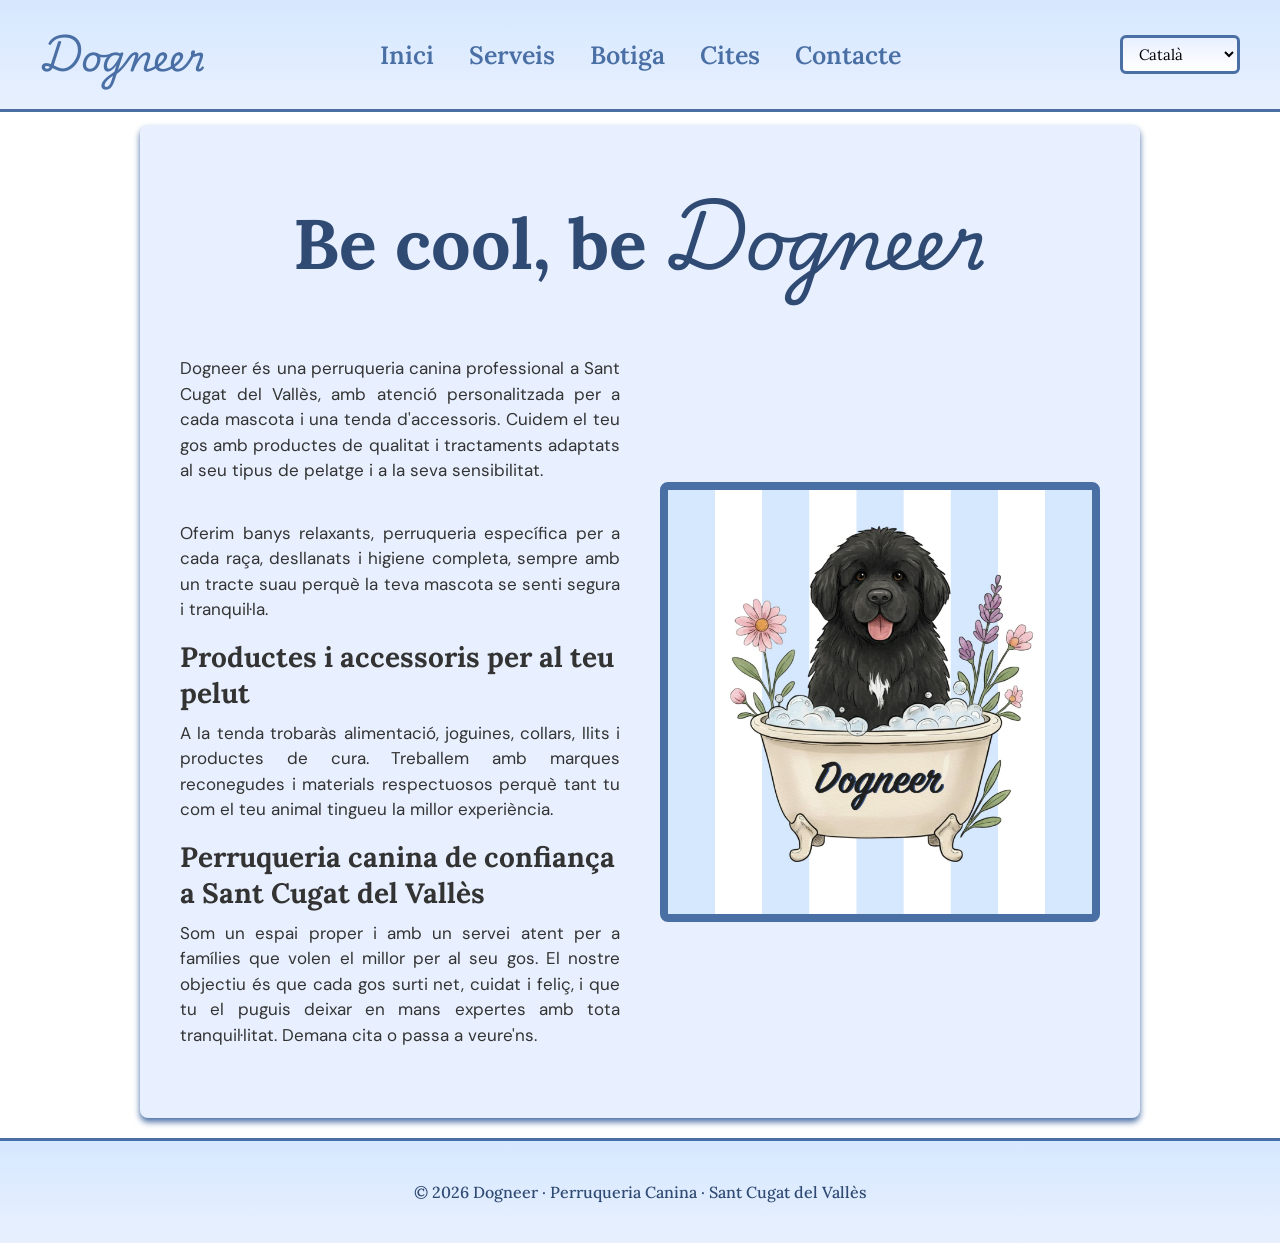
<file: index.html>
<!DOCTYPE html>
<html lang="ca">

<head>
    <meta charset="UTF-8">
    <meta name="viewport" content="width=device-width, initial-scale=1.0">

    <title>Perruqueria Canina – Dogneer</title>
    <meta name="description" content="Dogneer és una perruqueria canina professional a Sant Cugat del Vallès amb atenció personalitzada i tenda d'accessoris per a gossos.">

    <link rel="preconnect" href="https://fonts.googleapis.com">
    <link rel="preconnect" href="https://fonts.gstatic.com" crossorigin>
    <link href="https://fonts.googleapis.com/css2?family=DM+Sans:wght@400;500;700&family=Lora:wght@500;600&family=Playwrite+US+Trad&display=swap" rel="stylesheet">

    <link rel="stylesheet" href="estils.css">
</head>

<body>
    <!-- CONTENIDOR SUPERIOR FIXAT: LOGO i MENÚ DE NAVEGACIÓ -->
    <header class="header">
        <div class="contenidor-header">
            <div class="nomNegoci">
                <h1><a href="index.html">Dogneer</a></h1>
            </div>

            <nav class="menu" aria-label="Menú principal">
                <a href="index.html">Inici</a>
                <a href="serveis.html">Serveis</a>
                <a href="botiga.html">Botiga</a>
                <a href="cites.html">Cites</a>
                <a href="contacte.html">Contacte</a>
            </nav>

            <select class="idioma-select" aria-label="Idioma" onchange="location.href = this.value">
                <option value="index.html" selected>Català</option>
            </select>
        </div>
    </header>

    <!-- CONTENIDOR MAIN -->
    <main>
        <section class="contingut-portada">
            <div class="titol-portada">
                <h1>Be cool, be <span class="nomNegoci">Dogneer</span></h1>
            </div>
        </section>

        <section class="intro-logo-contenidor">
            <div class="intro-text">
                <p>
                    Dogneer és una perruqueria canina professional a Sant Cugat del Vallès, amb atenció personalitzada
                    per a cada mascota i una tenda d'accessoris. Cuidem el teu gos amb productes de qualitat i
                    tractaments
                    adaptats al seu tipus de pelatge i a la seva sensibilitat.
                </p>
                <br>
                <p>
                    Oferim banys relaxants, perruqueria específica per a cada raça, desllanats i higiene completa,
                    sempre
                    amb un tracte suau perquè la teva mascota se senti segura i tranquil·la.
                </p>

                <h2>Productes i accessoris per al teu pelut</h2>
                <p>
                    A la tenda trobaràs alimentació, joguines, collars, llits i productes de cura. Treballem amb marques
                    reconegudes i materials respectuosos perquè tant tu com el teu animal tingueu la millor experiència.
                </p>

                <h2>Perruqueria canina de confiança a Sant Cugat del Vallès</h2>
                <p>
                    Som un espai proper i amb un servei atent per a famílies que volen el millor per al seu gos. El
                    nostre
                    objectiu és que cada gos surti net, cuidat i feliç, i que tu el puguis deixar en mans expertes amb
                    tota
                    tranquil·litat. Demana cita o passa a veure'ns.
                </p>
            </div>

            <div class="logo-caixa">
                <img src="img/logo_dogneer.png" alt="Logo de Dogneer">
            </div>
        </section>
    </main>

    <!-- FOOTER -->
    <footer class="footer">
        <p>© 2026 Dogneer · Perruqueria Canina · Sant Cugat del Vallès</p>
    </footer>

</body>

</html>
</file>
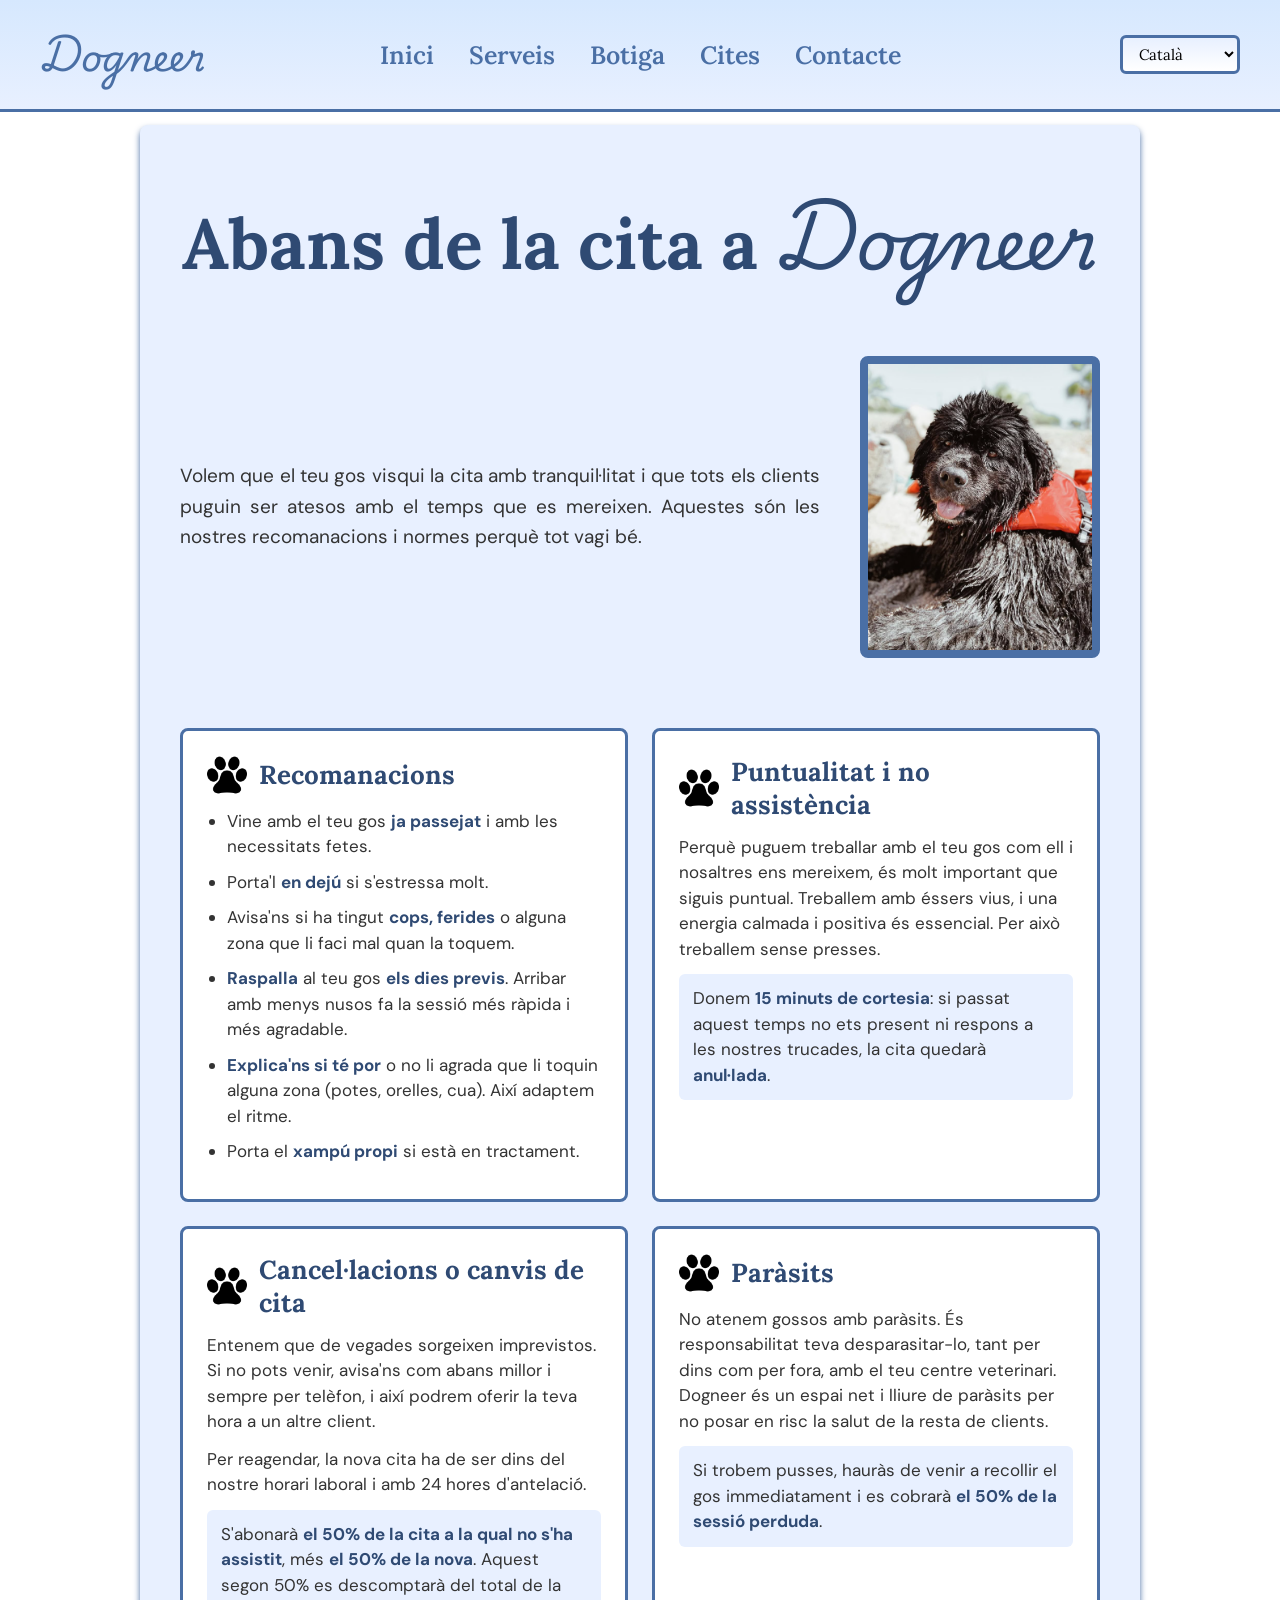
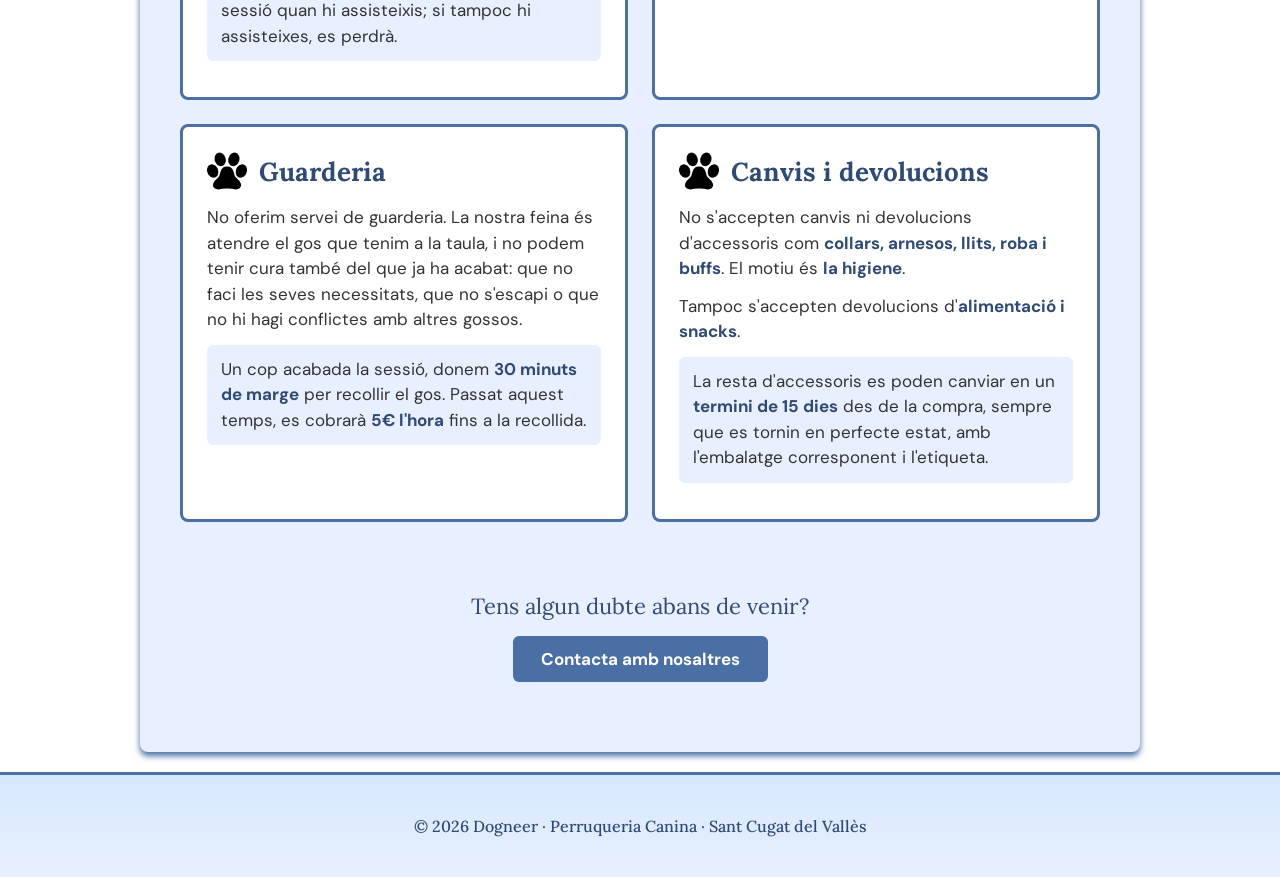
<file: cites.html>
<!DOCTYPE html>
<html lang="ca">

<head>
    <meta charset="UTF-8">
    <meta name="viewport" content="width=device-width, initial-scale=1.0">

    <title>Abans de la cita – Dogneer</title>
    <meta name="description" content="Recomanacions i normes abans de venir a Dogneer: puntualitat, cancelacions, paràsits, recollida i devolucions.">

    <link rel="preconnect" href="https://fonts.googleapis.com">
    <link rel="preconnect" href="https://fonts.gstatic.com" crossorigin>
    <link href="https://fonts.googleapis.com/css2?family=DM+Sans:wght@400;500;700&family=Lora:wght@500;600&family=Playwrite+US+Trad&display=swap" rel="stylesheet">

    <link rel="stylesheet" href="estils.css">
</head>

<body>
    <!-- CONTENIDOR SUPERIOR FIXAT: LOGO i MENÚ DE NAVEGACIÓ -->
    <header class="header">
        <div class="contenidor-header">
            <div class="nomNegoci">
                <h1><a href="index.html">Dogneer</a></h1>
            </div>

            <nav class="menu" aria-label="Menú principal">
                <a href="index.html">Inici</a>
                <a href="serveis.html">Serveis</a>
                <a href="botiga.html">Botiga</a>
                <a href="cites.html">Cites</a>
                <a href="contacte.html">Contacte</a>
            </nav>

            <select class="idioma-select" aria-label="Idioma" onchange="location.href = this.value">
                <option value="cites.html" selected>Català</option>
            </select>
        </div>
    </header>

    <!-- CONTENIDOR MAIN -->
    <main>
        <section class="contingut-portada">
            <div class="titol-portada">
                <h1>Abans de la cita a <span class="nomNegoci">Dogneer</span></h1>
            </div>
        </section>

        <!-- Introducció + imatge gos -->
        <section class="cites-intro">
            <p>
                Volem que el teu gos visqui la cita amb tranquil·litat i que tots els clients puguin ser atesos amb
                el temps que es mereixen. Aquestes són les nostres recomanacions i normes perquè tot vagi bé.
            </p>
            <img src="img/gos_cites.png" alt="Gos a la platja ple de sorra">
        </section>

        <!-- Targetes d'informació -->
        <section class="cites-llista">

            <article class="cita-targeta">
                <div class="cita-capcalera">
                    <img src="img/petjada.png" alt="icona d'una petjada de gos">
                    <h2>Recomanacions</h2>
                </div>
                <ul>
                    <li>Vine amb el teu gos <strong>ja passejat</strong> i amb les necessitats fetes.</li>
                    <li>Porta'l <strong>en dejú</strong> si s'estressa molt.</li>
                    <li>Avisa'ns si ha tingut <strong>cops, ferides</strong> o alguna zona que li faci mal quan la
                        toquem.</li>
                    <li><strong>Raspalla</strong> al teu gos <strong>els dies previs</strong>. Arribar amb menys nusos
                        fa la sessió més ràpida i més agradable.</li>
                    <li><strong>Explica'ns si té por</strong> o no li agrada que li toquin alguna zona (potes, orelles,
                        cua). Així adaptem el ritme.</li>
                    <li>Porta el <strong>xampú propi</strong> si està en tractament.</li>
                </ul>
            </article>

            <article class="cita-targeta">
                <div class="cita-capcalera">
                    <img src="img/petjada.png" alt="icona d'una petjada de gos">
                    <h2>Puntualitat i no assistència</h2>
                </div>
                <p>
                    Perquè puguem treballar amb el teu gos com ell i nosaltres ens mereixem, és molt important que
                    siguis puntual. Treballem amb éssers vius, i una energia calmada i positiva és essencial. Per això
                    treballem sense presses.
                </p>
                <p class="cita-nota">
                    Donem <strong>15 minuts de cortesia</strong>: si passat aquest temps no ets present ni respons a les
                    nostres trucades, la cita quedarà <strong>anul·lada</strong>.
                </p>
            </article>

            <article class="cita-targeta">
                <div class="cita-capcalera">
                    <img src="img/petjada.png" alt="icona d'una petjada de gos">
                    <h2>Cancel·lacions o canvis de cita</h2>
                </div>
                <p>
                    Entenem que de vegades sorgeixen imprevistos. Si no pots venir, avisa'ns com abans millor i sempre
                    per telèfon, i així podrem oferir la teva hora a un altre client.
                </p>
                <p>
                    Per reagendar, la nova cita ha de ser dins del nostre horari laboral i amb 24 hores d'antelació.
                </p>
                <p class="cita-nota">
                    S'abonarà <strong>el 50% de la cita a la qual no s'ha assistit</strong>, més <strong>el 50% de la
                        nova</strong>. Aquest segon 50% es descomptarà del total de la sessió quan hi assisteixis; si
                    tampoc hi assisteixes, es perdrà.
                </p>
            </article>

            <article class="cita-targeta">
                <div class="cita-capcalera">
                    <img src="img/petjada.png" alt="icona d'una petjada de gos">
                    <h2>Paràsits</h2>
                </div>
                <p>
                    No atenem gossos amb paràsits. És responsabilitat teva desparasitar-lo, tant per dins com per
                    fora, amb el teu centre veterinari. Dogneer és un espai net i lliure de paràsits per no posar en
                    risc la salut de la resta de clients.
                </p>
                <p class="cita-nota">
                    Si trobem pusses, hauràs de venir a recollir el gos immediatament i es cobrarà
                    <strong>el 50% de la sessió perduda</strong>.
                </p>
            </article>

            <article class="cita-targeta">
                <div class="cita-capcalera">
                    <img src="img/petjada.png" alt="icona d'una petjada de gos">
                    <h2>Guarderia</h2>
                </div>
                <p>
                    No oferim servei de guarderia. La nostra feina és atendre el gos que tenim a la taula, i no
                    podem tenir cura també del que ja ha acabat: que no faci les seves necessitats, que no
                    s'escapi o que no hi hagi conflictes amb altres gossos.
                </p>
                <p class="cita-nota">
                    Un cop acabada la sessió, donem <strong>30 minuts de marge</strong> per recollir el gos. Passat
                    aquest temps, es cobrarà <strong>5€ l'hora</strong> fins a la recollida.
                </p>
            </article>

            <article class="cita-targeta">
                <div class="cita-capcalera">
                    <img src="img/petjada.png" alt="icona d'una petjada de gos">
                    <h2>Canvis i devolucions</h2>
                </div>
                <p>
                    No s'accepten canvis ni devolucions d'accessoris com <strong>collars, arnesos, llits, roba i
                        buffs</strong>. El motiu és <strong>la higiene</strong>.
                </p>
                <p>Tampoc s'accepten devolucions d'<strong>alimentació i snacks</strong>.</p>
                <p class="cita-nota">
                    La resta d'accessoris es poden canviar en un <strong>termini de 15 dies</strong> des de la compra,
                    sempre que es tornin en perfecte estat, amb l'embalatge corresponent i l'etiqueta.
                </p>
            </article>
        </section>

        <section class="cites-dubtes">
            <p>Tens algun dubte abans de venir?</p>
            <a class="boto" href="contacte.html">Contacta amb nosaltres</a>
        </section>
    </main>

    <!-- FOOTER -->
    <footer class="footer">
        <p>© 2026 Dogneer · Perruqueria Canina · Sant Cugat del Vallès</p>
    </footer>

</body>

</html>
</file>
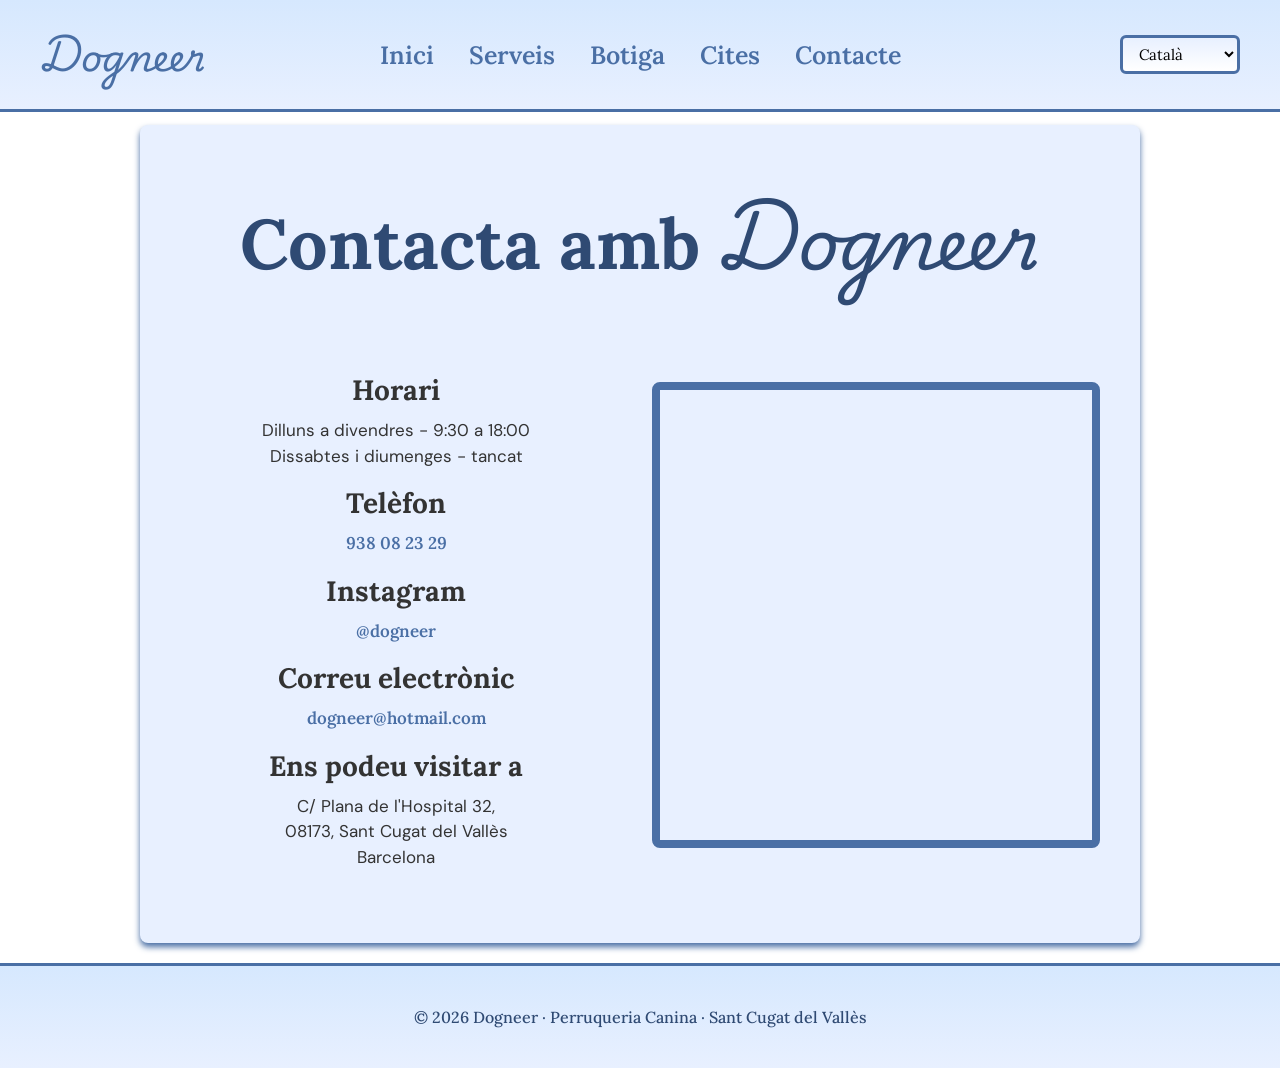
<file: contacte.html>
<!DOCTYPE html>
<html lang="ca">

<head>
    <meta charset="UTF-8">
    <meta name="viewport" content="width=device-width, initial-scale=1.0">

    <title>Contacte – Dogneer</title>
    <meta name="description" content="Contacta amb Dogneer, perruqueria canina a Sant Cugat del Vallès: horari, telèfon, Instagram, correu electrònic i adreça.">

    <link rel="preconnect" href="https://fonts.googleapis.com">
    <link rel="preconnect" href="https://fonts.gstatic.com" crossorigin>
    <link href="https://fonts.googleapis.com/css2?family=DM+Sans:wght@400;500;700&family=Lora:wght@500;600&family=Playwrite+US+Trad&display=swap" rel="stylesheet">

    <link rel="stylesheet" href="estils.css">
</head>

<body>
    <!-- CONTENIDOR SUPERIOR FIXAT: LOGO i MENÚ DE NAVEGACIÓ -->
    <header class="header">
        <div class="contenidor-header">
            <div class="nomNegoci">
                <h1><a href="index.html">Dogneer</a></h1>
            </div>

            <nav class="menu" aria-label="Menú principal">
                <a href="index.html">Inici</a>
                <a href="serveis.html">Serveis</a>
                <a href="botiga.html">Botiga</a>
                <a href="cites.html">Cites</a>
                <a href="contacte.html">Contacte</a>
            </nav>

            <select class="idioma-select" aria-label="Idioma" onchange="location.href = this.value">
                <option value="contacte.html" selected>Català</option>
            </select>
        </div>
    </header>

    <!-- CONTENIDOR MAIN -->
    <main>
        <section class="contingut-portada">
            <div class="titol-portada">
                <h1>Contacta amb <span class="nomNegoci">Dogneer</span></h1>
            </div>
        </section>

        <section class="contenidor-contacte">
            <div class="contacte-text">
                <h2>Horari</h2>
                <p>
                    Dilluns a divendres - 9:30 a 18:00
                    <br>
                    Dissabtes i diumenges - tancat
                </p>

                <h2>Telèfon</h2>
                <p class="enllac-contacte">
                    <a href="tel:+34938082329">938 08 23 29</a>
                </p>

                <h2>Instagram</h2>
                <p class="enllac-contacte">
                    <a href="https://www.instagram.com/dogneer/" target="_blank" rel="noopener noreferrer">@dogneer</a>
                </p>

                <h2>Correu electrònic</h2>
                <p class="enllac-contacte">
                    <a href="mailto:dogneer@hotmail.com">dogneer@hotmail.com</a>
                </p>        

                <h2>Ens podeu visitar a </h2>
                <p>
                    C/ Plana de l'Hospital 32, <br>
                    08173, Sant Cugat del Vallès <br>
                    Barcelona
                </p>
            </div>

            <div class="maps-caixa">
                <iframe title="Mapa amb la ubicació de Dogneer a Sant Cugat del Vallès"
                    src="https://www.google.com/maps/embed?pb=!1m18!1m12!1m3!1d2989.3456430444717!2d2.0827142999999997!3d41.4751057!2m3!1f0!2f0!3f0!3m2!1i1024!2i768!4f13.1!3m3!1m2!1s0x12a497fbda780a37%3A0x5697f464347edf00!2sDogneer!5e0!3m2!1ses!2ses!4v1789842527109!5m2!1ses!2ses"
                    width="600" height="450" style="border:0;" loading="lazy"
                    referrerpolicy="strict-origin-when-cross-origin">
                </iframe>
            </div>
        </section>
    </main>

    <!-- FOOTER -->
    <footer class="footer">
        <p>© 2026 Dogneer · Perruqueria Canina · Sant Cugat del Vallès</p>
    </footer>
</body>

</html>
</file>
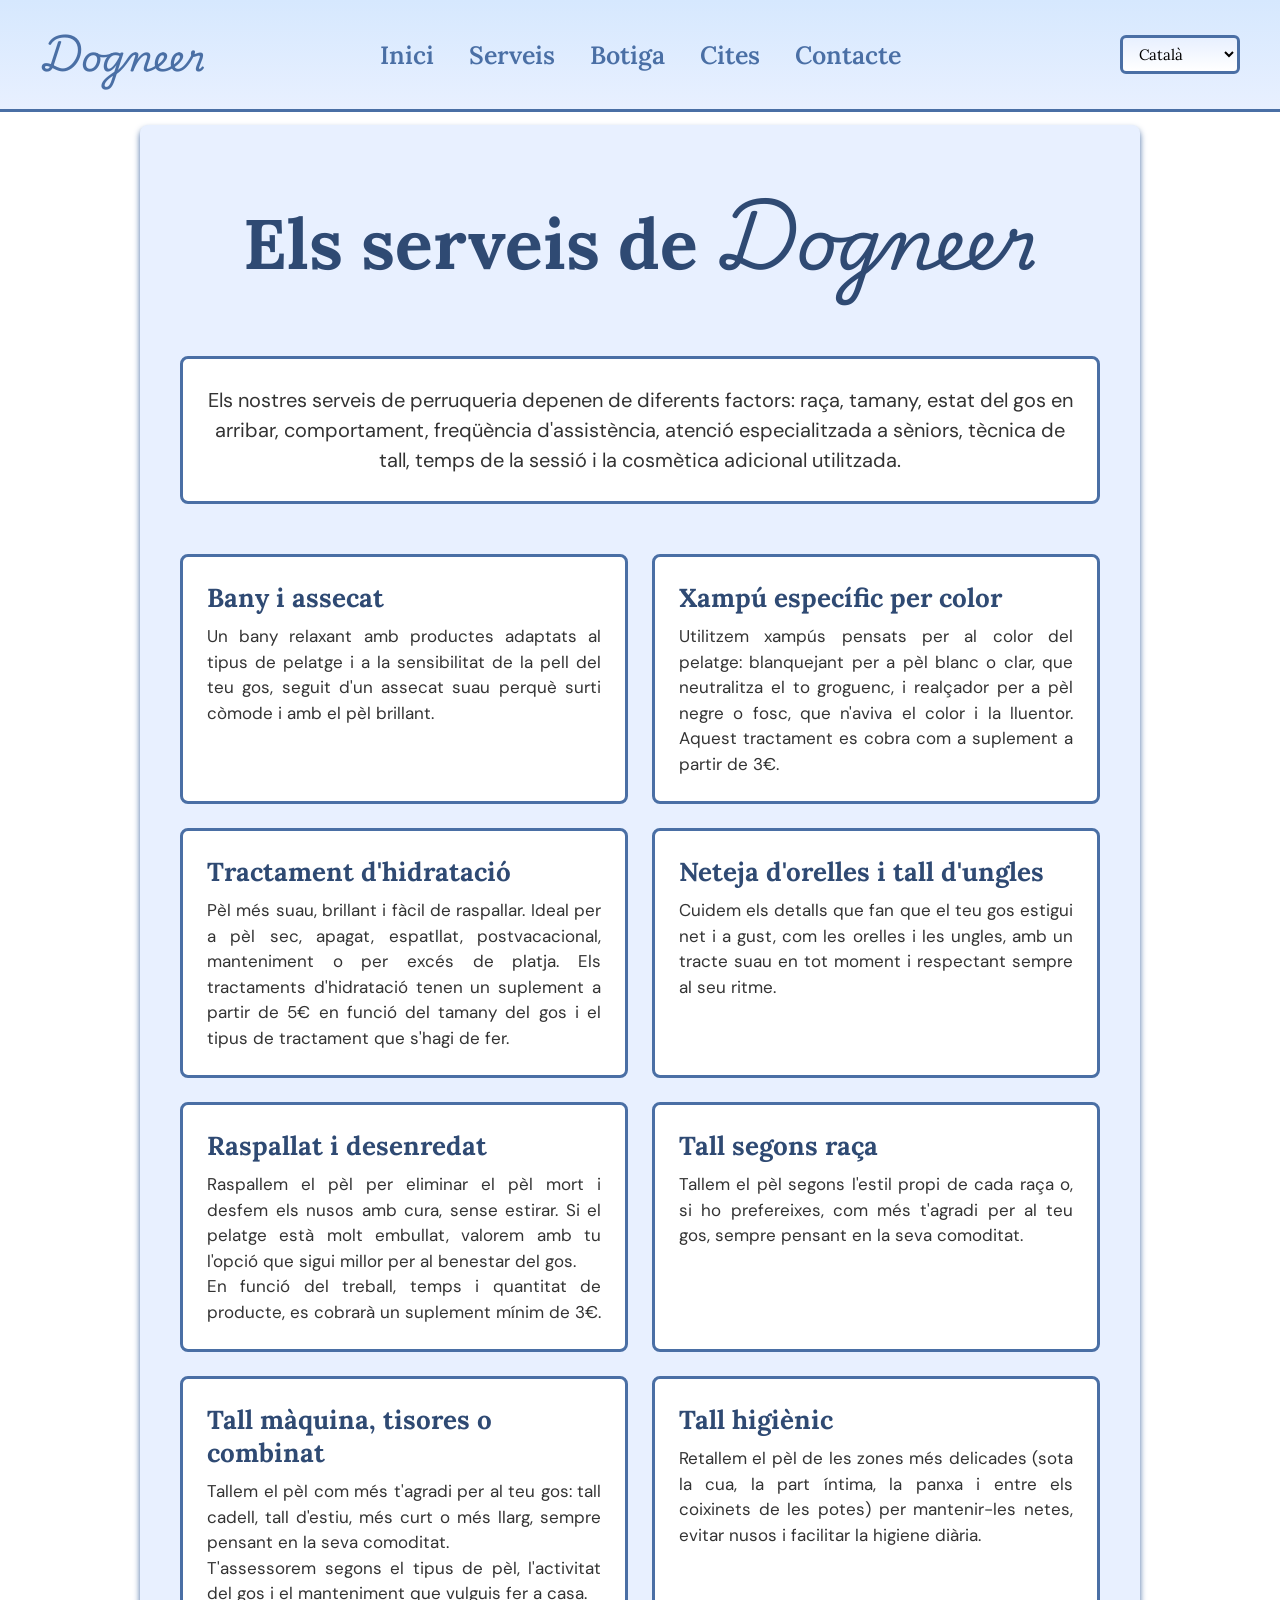
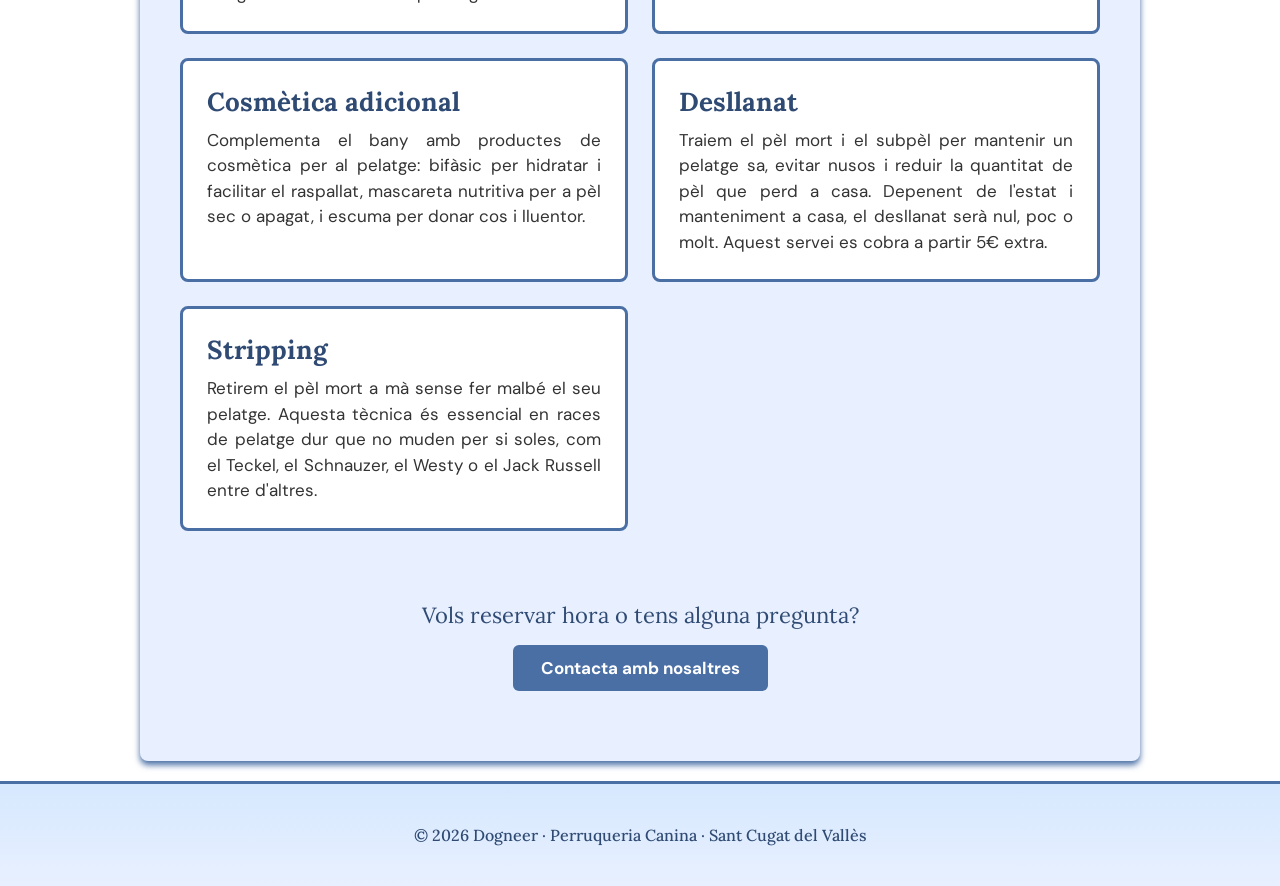
<file: serveis.html>
<!DOCTYPE html>
<html lang="ca">

<head>
    <meta charset="UTF-8">
    <meta name="viewport" content="width=device-width, initial-scale=1.0">

    <title>Serveis – Dogneer</title>
    <meta name="description" content="Serveis de perruqueria canina a Dogneer: bany, tall segons raça, desllanat, stripping, hidratació i molt més.">

    <link rel="preconnect" href="https://fonts.googleapis.com">
    <link rel="preconnect" href="https://fonts.gstatic.com" crossorigin>
    <link href="https://fonts.googleapis.com/css2?family=DM+Sans:wght@400;500;700&family=Lora:wght@500;600&family=Playwrite+US+Trad&display=swap" rel="stylesheet">

    <link rel="stylesheet" href="estils.css">
</head>

<body>
    <!-- CONTENIDOR SUPERIOR FIXAT: LOGO i MENÚ DE NAVEGACIÓ -->
    <header class="header">
        <div class="contenidor-header">
            <div class="nomNegoci">
                <h1><a href="index.html">Dogneer</a></h1>
            </div>

            <nav class="menu" aria-label="Menú principal">
                <a href="index.html">Inici</a>
                <a href="serveis.html">Serveis</a>
                <a href="botiga.html">Botiga</a>
                <a href="cites.html">Cites</a>
                <a href="contacte.html">Contacte</a>
            </nav>

            <select class="idioma-select" aria-label="Idioma" onchange="location.href = this.value">
                <option value="serveis.html" selected>Català</option>
            </select>
        </div>
    </header>

    <!-- CONTENIDOR MAIN -->
    <main>
        <section class="contingut-portada">
            <div class="titol-portada">
                <h1>Els serveis de <span class="nomNegoci">Dogneer</span></h1>
            </div>
        </section>

        <div class="factors-preu">
            <p>
                Els nostres serveis de perruqueria depenen de diferents factors:
                raça, tamany, estat del gos en arribar, comportament, freqüència d'assistència,
                atenció especialitzada a sèniors, tècnica de tall, temps de la sessió i la cosmètica
                adicional utilitzada.
            </p>
        </div>

        <section class="serveis-llista">
            <!-- SERVEI BANY -->
            <article class="servei">
                <h2>Bany i assecat</h2>
                <p>
                    Un bany relaxant amb productes adaptats al tipus de pelatge i a la sensibilitat de la pell del
                    teu gos, seguit d'un assecat suau perquè surti còmode i amb el pèl brillant.
                </p>
            </article>

            <!-- SERVEI XAMPÚ COLOR -->
            <article class="servei">
                <h2>Xampú específic per color</h2>
                <p>
                    Utilitzem xampús pensats per al color del pelatge: blanquejant per a pèl blanc o
                    clar, que neutralitza el to groguenc, i realçador per a pèl negre o fosc, que n'aviva
                    el color i la lluentor. Aquest tractament es cobra com a suplement a partir de 3€.
                </p>
            </article>

            <!-- SERVEI HIDRATACIÓ-->
            <article class="servei">
                <h2>Tractament d'hidratació</h2>
                <p>
                    Pèl més suau, brillant i fàcil de raspallar. Ideal per a pèl sec, apagat, espatllat, postvacacional,
                    manteniment o per excés de platja. Els tractaments d'hidratació tenen un suplement a partir de 5€
                    en funció del tamany del gos i el tipus de tractament que s'hagi de fer.
                </p>
            </article>

            <!-- SERVEI ORELLES I UNGLES -->
            <article class="servei">
                <h2>Neteja d'orelles i tall d'ungles</h2>
                <p>
                    Cuidem els detalls que fan que el teu gos estigui net i a gust, com les orelles
                    i les ungles, amb un tracte suau en tot moment i respectant sempre al seu ritme.
                </p>
            </article>

            <!-- SERVEI RASPALL I DESENREDAT -->
            <article class="servei">
                <h2>Raspallat i desenredat</h2>
                <p>
                    Raspallem el pèl per eliminar el pèl mort i desfem els nusos amb cura, sense estirar.
                    Si el pelatge està molt embullat, valorem amb tu l'opció que sigui millor per al benestar del gos.
                    <br>
                    En funció del treball, temps i quantitat de producte, es cobrarà un suplement mínim de 3€.
                </p>
            </article>

            <!-- SERVEI TALL RAÇA-->
            <article class="servei">
                <h2>Tall segons raça</h2>
                <p>
                    Tallem el pèl segons l'estil propi de cada raça o, si ho prefereixes, com més t'agradi per al
                    teu gos, sempre pensant en la seva comoditat.
                </p>
            </article>

            <!-- SERVEI TALL MÁQUINA, TISORES I COMBINAT-->
            <article class="servei">
                <h2>Tall màquina, tisores o combinat</h2>
                <p>
                    Tallem el pèl com més t'agradi per al teu gos: tall cadell, tall d'estiu, més curt o més llarg,
                    sempre pensant en la seva comoditat. <br>
                    T'assessorem segons el tipus de pèl, l'activitat del gos i el manteniment que vulguis fer a casa.
                </p>
            </article>

            <!-- SERVEI TALL HIGIÈNIC-->
            <article class="servei">
                <h2>Tall higiènic</h2>
                <p>
                    Retallem el pèl de les zones més delicades (sota la cua, la part íntima, la panxa i
                    entre els coixinets de les potes) per mantenir-les netes, evitar nusos i facilitar la higiene
                    diària.
                </p>
            </article>

            <!-- SERVEI COSMÉTICA ADICIONAL -->
            <article class="servei">
                <h2>Cosmètica adicional</h2>
                <p>
                    Complementa el bany amb productes de cosmètica per al pelatge: bifàsic per hidratar i facilitar
                    el raspallat, mascareta nutritiva per a pèl sec o apagat, i escuma per donar cos i lluentor.
                </p>
            </article>

            <!-- SERVEI DESLLANAT-->
            <article class="servei">
                <h2>Desllanat</h2>
                <p>
                    Traiem el pèl mort i el subpèl per mantenir un pelatge sa, evitar nusos i reduir la quantitat de
                    pèl que perd a casa. Depenent de l'estat i manteniment a casa, el desllanat serà nul, poc o molt. 
                    Aquest servei es cobra a partir 5€ extra.
                </p>
            </article>

            <!-- SERVEI STRIPPING-->
            <article class="servei">
                <h2>Stripping</h2>
                <p>
                    Retirem el pèl mort a mà sense fer malbé el seu pelatge. Aquesta tècnica és essencial en races
                    de pelatge dur que no muden per si soles, com el Teckel, el Schnauzer, el Westy o el Jack Russell
                    entre d'altres.
                </p>
            </article>
        </section>

        <section class="reserva-contacte">
            <p>Vols reservar hora o tens alguna pregunta?</p>
            <a class="boto" href="contacte.html">Contacta amb nosaltres</a>
        </section>
    </main>

    <!-- FOOTER -->
    <footer class="footer">
        <p>© 2026 Dogneer · Perruqueria Canina · Sant Cugat del Vallès</p>
    </footer>

</body>

</html>
</file>
<file: estils.css>
/* =-=-=-=-=-=-=-=-=-=-= PALETA DE COLORS (treta del logo Dogneer) =-=-=-=-=-=-=-=-=-=-= */
:root {
    --blau-suau: #e8f0ff;
    --blau-mig: #4a6fa5;
    --blau-oscur: #2f4a73;
    --blau-clar: #d6e8fe;

    --rosa-suau: #fce4ec;
    --lavanda: #e6e0ff;

    --crema: #fff9f2;
    --blanc: #ffffff;
    --negre: #000000;

    --gris-text: #333333;
    --gris-suau: #f5f5f5;

    --sombra-main: #e6e0ff;

    --espai: 70px;   /* distància entre la vora del quadrat blau, el títol i el contingut */
}

/* =-=-=-=-=-=-=-=-=-=-= BASE =-=-=-=-=-=-=-=-=-=-= */
html {
    margin: 0;
    padding: 0;
    overflow-x: hidden;   /* només a html: no cal repetir-ho al body (creava un contenidor de scroll extra) */
}

body {
    margin: 0; /* treu el marge per defecte que té el body */
    padding-top: 125px;   /* marge ajustat segons l'alçada del header (a mòbil es redefineix més avall) */
    font-family: 'DM Sans', sans-serif;
}

/* Focus visible per a qui navega amb teclat */
a:focus-visible,
select:focus-visible {
    outline: 3px solid var(--blau-oscur);
    outline-offset: 3px;
}

/* =-=-=-=-=-=-=-=-=-=-= HEADER GENERAL =-=-=-=-=-=-=-=-=-=-= */
.header {
    background: linear-gradient(var(--blau-clar), var(--blau-suau));
    padding: 20px 40px;   /* 20px a dalt i a baix / 40px a esquerra i dreta */
    border-bottom: 3px solid var(--blau-mig);
    position: fixed;
    top: 0;
    left: 0;
    right: 0;
    z-index: 1000;   /* el header es queda per sobre de la resta del contingut i no el tapa */
}

.contenidor-header {
    display: grid;
    grid-template-columns: 1fr auto 1fr;   /* tres columnes (esquerra, centre i dreta) */
    align-items: center;
}

/* ~~~~~~~~~~ Nom del negoci ~~~~~~~~~~ */
/* Es fa servir al logo del header (enllaç a l'inici) i dins dels títols <h1> de cada pàgina */
.nomNegoci {
    font-family: 'Playwrite US Trad';
}

.nomNegoci h1 {
    font-size: 36px;
    margin: 0;
}

.nomNegoci a {
    text-decoration: none;
    color: var(--blau-mig);
}

/* ~~~~~~~~~~ Menú de navegació ~~~~~~~~~~ */
.menu {
    display: flex;
    gap: 35px;
    font-size: 25px;
    font-family: 'Lora', serif;
    font-weight: 600;
}

.menu a {
    text-decoration: none;
    color: var(--blau-mig);
    display: inline-block;   /* important: és necessari, si no scale no funciona!! */
    transition: transform 0.3s ease, color 0.3s ease;   /* canvi suau de color i de mida */
}

.menu a:hover {
    color: var(--blau-oscur);
    transform: scale(1.20);   /* s'augmenta la mida un 20% */
}

/* ~~~~~~~~~~ Finestra canvi d'idioma ~~~~~~~~~~ */
.idioma-select {
    width: 120px;          /* mida fixa de la finestra */
    justify-self: end;     /* alineada a la dreta */
    padding: 6px 12px;
    font-family: 'Lora', serif;
    font-size: 15px;
    border-radius: 6px;
    background: linear-gradient(var(--blau-suau), var(--blanc));
    border: 3px solid var(--blau-mig);
    color: var(--negre);
    cursor: pointer;
    box-sizing: border-box;   /* el width inclou padding i vora */
}

/* =-=-=-=-=-=-=-=-=-=-= CONTENIDOR MAIN (PRINCIPAL) =-=-=-=-=-=-=-=-=-=-= */
main {
    padding: var(--espai) 20px;   /* a dalt i a baix: --espai / esquerra i dreta: 20px */
    max-width: 75%;
    margin: auto;
    background-color: var(--blau-suau);
    border-radius: 8px;
    box-shadow: 0 4px 6px var(--blau-mig);
}

/* ~~~~~~~~~~ "Eslogan" ~~~~~~~~~~ */
.contingut-portada {
    display: flex;
    align-items: center;
    justify-content: center;
    padding: 0;
    margin-bottom: var(--espai);   /* distància títol → text i logo */
}

.titol-portada {
    font-family: 'Lora', serif;
}

.titol-portada h1 {
    font-size: 70px;
    margin: 0;
    line-height: 1.2;   /* ajusta el buit que reserva la font */
    color: var(--blau-oscur);
    text-align: center;
}

/* =-=-=-=-=-=-=-=-=-=-= CONTENIDOR INFERIOR: inici (text + logo) i contacte (text + mapa) =-=-=-=-=-=-=-=-=-=-= */
.intro-logo-contenidor,
.contenidor-contacte {
    display: flex;
    gap: 40px;
    max-width: 1200px;
    margin: 0 auto;
    padding: 0 20px;
    align-items: center;   /* centra el logo / mapa respecte al text en vertical */
}

/* ~~~~~~~~~~ Columna esquerra: text d'inici i de contacte (estils compartits) ~~~~~~~~~~ */
.intro-text,
.contacte-text {
    flex: 1;
    min-width: 0;
}

.intro-text h2,
.contacte-text h2 {
    font-size: 28px;
    color: var(--gris-text);
    font-family: 'Lora', serif;
    margin-top: 16px;   /* se suma al gap */
    margin-bottom: 10px;
}

.intro-text p,
.contacte-text p {
    font-size: 17px;
    line-height: 1.5;
    color: var(--gris-text);
    margin-top: 0;
    margin-bottom: 3px;
}

/* ~~~~~~~~~~ Inici: text justificat i separació entre paràgrafs amb marge ~~~~~~~~~~ */
.intro-text p {
    text-align: justify;
    margin-bottom: 16px;
}

.intro-text p:last-child {
    margin-bottom: 0;
}

/* ~~~~~~~~~~ Contacte: text centrat ~~~~~~~~~~ */
.contacte-text {
    text-align: center;
}

.enllac-contacte {
    font-size: 17px;
    font-family: 'Lora', serif;
    font-weight: 600;
}

.enllac-contacte a {
    text-decoration: none;
    color: var(--blau-mig);
    display: inline-block;   /* important: és necessari, si no scale no funciona!! */
    transition: transform 0.3s ease, color 0.3s ease;   /* canvi suau de color i de mida */
}

.enllac-contacte a:hover,
.enllac-contacte a:focus-visible {
    color: var(--blau-oscur);
    transform: scale(1.20);   /* s'augmenta la mida un 20% */
}

/* ~~~~~~~~~~ Columna dreta: logo ~~~~~~~~~~ */
.logo-caixa {
    flex: 1;
    min-width: 0;
}

.logo-caixa img {
    display: block;
    width: 100%;
    height: auto;
    box-sizing: border-box;
    border: 8px solid var(--blau-mig);
    border-radius: 8px;
}

/* ~~~~~~~~~~ Columna dreta: google maps ~~~~~~~~~~ */
.maps-caixa {
    flex: 1;
    min-width: 0;   /* evita que l'iframe (600px) desbordi la caixa */
    box-sizing: border-box;
    border: 8px solid var(--blau-mig);
    border-radius: 8px;
    overflow: hidden;   /* les cantonades de l'iframe respecten el border-radius */
}

.maps-caixa iframe {
    display: block;   /* elimina el buit que deixa un element inline sota l'iframe */
    width: 100%;
    height: 450px;
    border: 0;
}

/* =-=-=-=-=-=-=-=-=-=-= PÀGINA DE SERVEIS =-=-=-=-=-=-=-=-=-=-= */
/* ~~~~~~~~~~ Quadre factors del preu ~~~~~~~~~~ */
.factors-preu {
    box-sizing: border-box;
    width: min(1200px, calc(100% - 40px));   /* mateixa amplada que la graella de targetes */
    margin: 0 auto 50px;
    padding: 26px 24px;
    font-size: 20px;
    line-height: 1.5;
    color: var(--gris-text);
    text-align: center;
    background: var(--blanc);
    border: 3px solid var(--blau-mig);
    border-radius: 8px;
}

.factors-preu p {
    margin: 0;
}

/* ~~~~~~~~~~ Llistats de targetes en 2 columnes (serveis i cites) ~~~~~~~~~~ */
.serveis-llista,
.cites-llista {
    display: grid;
    grid-template-columns: repeat(2, minmax(0, 1fr));   /* minmax(0,…) evita que una targeta amplii la columna */
    gap: 24px;
    max-width: 1200px;
    margin: 0 auto;
    padding: 0 20px;
}

.servei,
.cita-targeta {
    background: var(--blanc);
    border: 3px solid var(--blau-mig);
    border-radius: 8px;
    padding: 24px;
}

.servei h2 {
    font-family: 'Lora', serif;
    font-size: 26px;
    color: var(--blau-oscur);
    margin: 0 0 10px;
}

.servei p {
    font-size: 17px;
    line-height: 1.5;
    color: var(--gris-text);
    margin: 0;
    text-align: justify;
}

/* =-=-=-=-=-=-=-=-=-=-= BOTÓ PER CONTACTAR (serveis i cites) =-=-=-=-=-=-=-=-=-=-= */
.reserva-contacte,
.cites-dubtes {
    text-align: center;
    margin-top: var(--espai);
}

.reserva-contacte p,
.cites-dubtes p {
    font-family: 'Lora', serif;
    font-size: 22px;
    color: var(--blau-oscur);
    margin: 0 0 16px;
}

.boto {
    display: inline-block;
    padding: 12px 28px;
    background: var(--blau-mig);
    color: var(--blanc);
    font-size: 17px;
    font-weight: 700;
    text-decoration: none;
    border-radius: 6px;
    transition: background 0.3s ease;
}

.boto:hover,
.boto:focus-visible {
    background: var(--blau-oscur);
}

/* =-=-=-=-=-=-=-=-=-=-= PÀGINA CITES =-=-=-=-=-=-=-=-=-=-= */

/* ~~~~~~~~~~ Introducció + imatge gos ~~~~~~~~~~ */
.cites-intro {
    display: flex;
    align-items: center;
    gap: 40px;
    max-width: 1000px;
    margin: 0 auto var(--espai);
    padding: 0 20px;
}

.cites-intro p {
    flex: 1;
    margin: 0;
    font-size: 19px;
    line-height: 1.6;
    color: var(--gris-text);
    text-align: justify;
}

.cites-intro img {
    width: 240px;
    height: auto;
    box-sizing: border-box;
    border: 8px solid var(--blau-mig);
    border-radius: 8px;
}

/* ~~~~~~~~~~ Targetes d'informació ~~~~~~~~~~ */
.cita-capcalera {
    display: flex;
    align-items: center;
    gap: 12px;
    margin-bottom: 14px;
}

.cita-capcalera img {
    width: 40px;
    height: 40px;
}

.cita-capcalera h2 {
    margin: 0;
    font-family: 'Lora', serif;
    font-size: 26px;
    color: var(--blau-oscur);
}

.cita-targeta p,
.cita-targeta li {
    font-size: 17px;
    line-height: 1.5;
    color: var(--gris-text);
}

.cita-targeta p {
    margin: 0 0 12px;
}

.cita-targeta ul {
    margin: 0;
    padding-left: 20px;
}

.cita-targeta li {
    margin-bottom: 10px;
}

.cita-targeta strong {
    color: var(--blau-oscur);
}

/* ~~~~~~~~~~ informació important en targetes de cites ~~~~~~~~~~ */
.cita-nota {
    background: var(--blau-suau);
    border-radius: 6px;
    padding: 12px 14px;
    margin-bottom: 0;
}

/* =-=-=-=-=-=-=-=-=-=-= FOOTER =-=-=-=-=-=-=-=-=-=-= */
.footer {
    font-family: 'Lora', serif;
    font-weight: 500;
    text-align: center;
    background: linear-gradient(var(--blau-clar), var(--blau-suau));
    color: var(--blau-oscur);
    margin-top: 20px;
    padding: 25px;
    min-height: 50px;
    border-top: 3px solid var(--blau-mig);
}

/* =-=-=-=-=-=-=-=-=-=-= RESPONSIVE =-=-=-=-=-=-=-=-=-=-= */
/* Un únic bloc per cada punt de tall, de més gran a més petit (així no es trepitgen entre ells) */

/* ~~~~~~~~~~ Tablets ~~~~~~~~~~ */
@media (max-width: 1024px) {
    .header .nomNegoci {
        font-size: 30px;
    }

    .menu {
        font-size: 22px;
        gap: 20px;
    }

    .titol-portada h1 {
        font-size: 52px;
    }

    .intro-logo-contenidor,
    .contenidor-contacte {
        gap: 30px;
    }

    .intro-text h2,
    .contacte-text h2 {
        font-size: 26px;
    }

    .intro-text p,
    .contacte-text p {
        font-size: 16px;
    }
}

/* ~~~~~~~~~~ Mòbils ~~~~~~~~~~ */
@media (max-width: 768px) {

    /* Header en dues files: logo + idioma a dalt, menú a sota */
    body {
        padding-top: 110px;
    }

    .header {
        padding: 12px 16px;
    }

    .contenidor-header {
        grid-template-columns: 1fr auto;
        grid-template-areas:
            "logo idioma"
            "menu menu";
        row-gap: 8px;
    }

    .header .nomNegoci {
        grid-area: logo;
        font-size: 24px;
        line-height: 1.3;
    }

    .idioma-select {
        grid-area: idioma;
        width: 100px;
    }

    .menu {
        grid-area: menu;
        justify-content: center;
        flex-wrap: wrap;
        font-size: 18px;
        gap: 8px 15px;
    }

    /* ~~~~~~~~~~ Contingut ~~~~~~~~~~ */
    main {
        max-width: 92%;
    }

    .titol-portada h1 {
        font-size: 36px;
    }

    .intro-logo-contenidor,
    .contenidor-contacte {
        flex-direction: column;
        align-items: stretch;
        gap: 20px;
        padding: 0;
    }

    .intro-text h2,
    .contacte-text h2 {
        font-size: 22px;
    }

    .intro-text p,
    .contacte-text p {
        font-size: 15px;
    }

    .intro-text p,
    .servei p,
    .cites-intro p {
        text-align: left;
    }

    .maps-caixa iframe {
        height: 300px;
    }

    /* Serveis */
    .factors-preu {
        width: 100%;
    }

    .factors-preu p {
        font-size: 18px;
    }

    .serveis-llista,
    .cites-llista {
        grid-template-columns: 1fr;
        gap: 16px;
        padding: 0;
    }

    .servei h2,
    .cita-capcalera h2 {
        font-size: 22px;
    }

    .servei p,
    .cita-targeta p,
    .cita-targeta li {
        font-size: 15px;
    }

    /* ~~~~~~~~~~ Cites ~~~~~~~~~~ */
    .cites-intro {
        flex-direction: column;
        align-items: stretch;
        gap: 20px;
        padding: 0;
    }

    .cites-intro p {
        font-size: 16px;
    }

    .cites-intro img {
        width: 100%;
        max-width: 240px;
        align-self: center;
    }

    .reserva-contacte p,
    .cites-dubtes p {
        font-size: 18px;
    }
}

/* ~~~~~~~~~~ Mòbils molt petits ~~~~~~~~~~ */
@media (max-width: 400px) {
    .header .nomNegoci {
        font-size: 22px;
    }

    .menu {
        font-size: 16px;
        gap: 6px 12px;
    }
}
</file>
